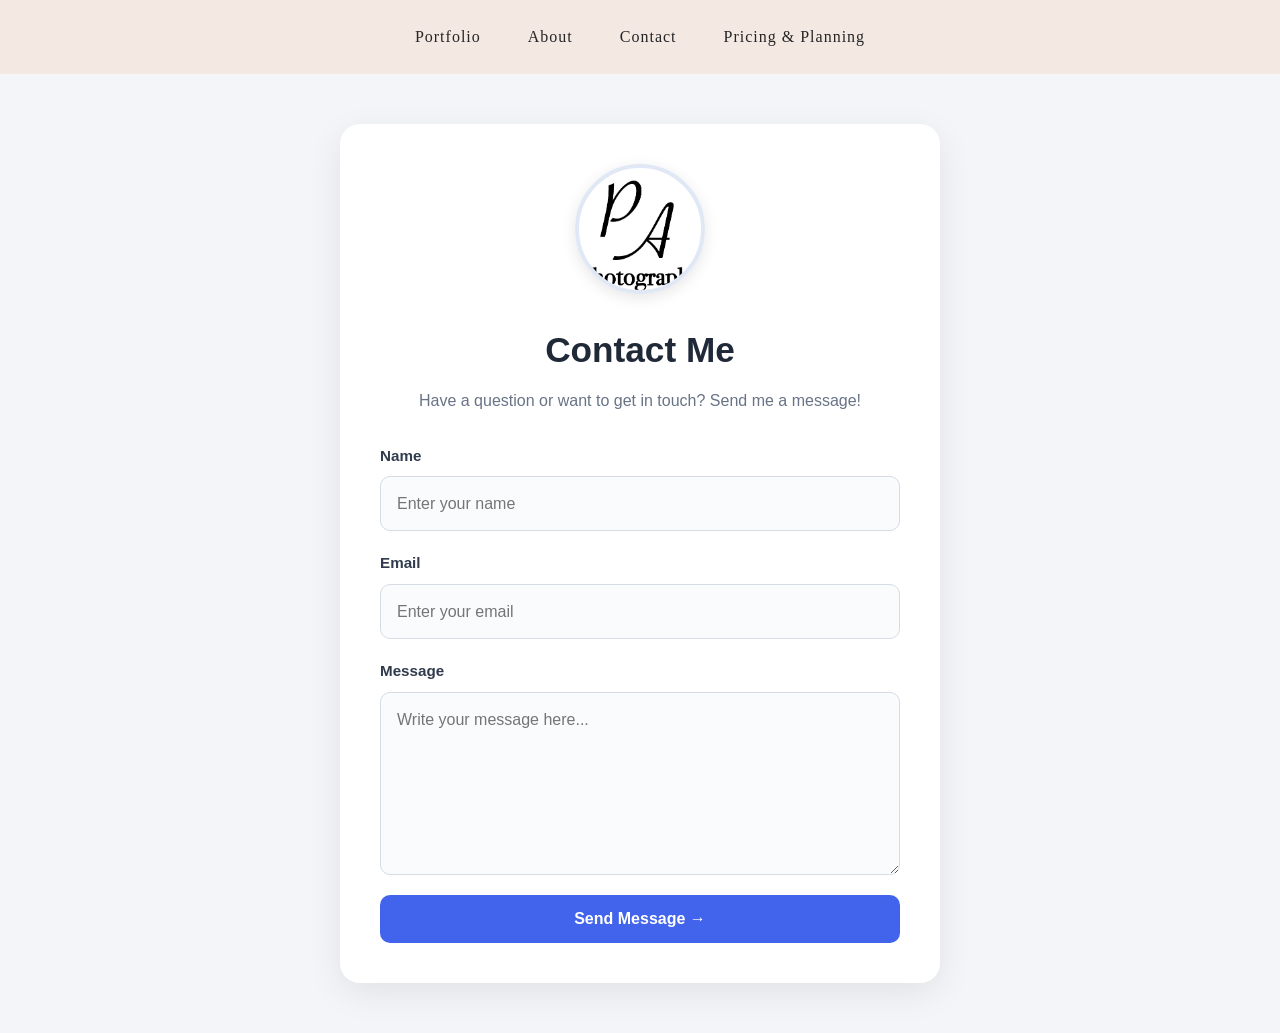
<file: docs/pages/contact.html>
<!DOCTYPE html>
<meta charset="UTF-8">
<meta name="viewport" content="width=device-width, initial-scale=1.0">
<title>Patty Arana Photo</title>
<link rel="stylesheet" href="../styles.css">
<link rel="stylesheet" href="https://fonts.cdnfonts.com/css/wedding-photography-2">
</head>
<body>
    <header>
        <div class="navbar">
            <button><a href="portfolio.html">Portfolio</a></button>
            <button><a href="about.html">About</a></button>
            <button><a href="contact.html">Contact</a></button>
            <button><a href="pricing.html">Pricing & Planning</a></button>
        </div>
    </header>
<div class="contact-section">
    <div class="contact-card">
        <div class="contact-header">
            <img src="../images/logo.png" alt="Contact Photo" class="contact-photo">
            <h1>Contact Me</h1>
            <p>Have a question or want to get in touch? Send me a message!</p>
        </div>

        <form action="../php/send-email.php" method="POST" class="contact-form">
            <div class="form-group">
                <label for="name">Name</label>
                <input type="text" id="name" name="name"
                       placeholder="Enter your name" required>
            </div>

            <div class="form-group">
                <label for="email">Email</label>
                <input type="email" id="email" name="email"
                       placeholder="Enter your email" required>
            </div>

            <div class="form-group">
                <label for="message">Message</label>
                <textarea id="message" name="message"
                          placeholder="Write your message here..."
                          rows="6" required></textarea>
            </div>

            <button type="submit" class="submit-btn">
                Send Message →
            </button>
        </form>
    </div>
</div>
</body>
</html>
</file>
<file: docs/styles.css>
/* =========================================
   1. GLOBAL STYLES
========================================= */

* {
    margin: 0;
    padding: 0;
    box-sizing: border-box;
}

body {
    background-color: #faf7f5;
    color: #444;
    font-family: "Lucida Sans", "Lucida Sans Regular",
        "Lucida Grande", "Lucida Sans Unicode", Geneva, Verdana, sans-serif;
    line-height: 1.6;
}

img {
    max-width: 100%;
}

a {
    transition: color 0.25s ease;
}

/* =========================================
   2. MAIN NAVIGATION
========================================= */

header {
    width: 100%;
}

.navbar {
    position: relative;
    z-index: 100;
    display: flex;
    justify-content: center;
    align-items: center;
    flex-wrap: wrap;
    gap: 15px;
    width: 100%;
    padding: 18px 25px;
    background: #f3e8e2;
}

.navbar > button {
    padding: 10px 16px;
    background: transparent;
    color: #252525;
    border: none;
    font-size: 16px;
    cursor: pointer;
}

.navbar > button:hover {
    color: #8a6a50;
}

.navbar > button > a {
    color: inherit;
    font-family: Georgia, "Times New Roman", serif;
    font-size: 16px;
    letter-spacing: 1px;
    text-decoration: none;
}

#openLogin {
    color: #252525;
    font-size: 16px;
}

/* =========================================
   3. LOGIN DROPDOWN
========================================= */

.login-container {
    position: relative;
    display: inline-block;
}

#loginForm {
    display: none;
    position: absolute;
    top: 100%;
    right: 0;
    width: 260px;
    margin-top: 10px;
    padding: 20px;
    background: #fff;
    border: 1px solid #ddd;
    border-radius: 8px;
    box-shadow: 0 4px 12px rgba(0, 0, 0, 0.15);
    z-index: 1000;
}

#loginForm.show {
    display: flex;
    flex-direction: column;
    gap: 10px;
}

#loginForm h2 {
    margin-bottom: 10px;
}

#loginForm label {
    font-size: 14px;
    font-weight: 600;
}

#loginForm input {
    width: 100%;
    padding: 10px;
    border: 1px solid #ddd;
    border-radius: 5px;
    box-sizing: border-box;
}

#loginForm button {
    padding: 10px;
    background: #292620;
    color: white;
    border: none;
    border-radius: 5px;
    cursor: pointer;
}

#loginForm button:hover {
    background: #8a6a50;
}

#error {
    margin-top: 10px;
    color: red;
    font-size: 14px;
}

/* =========================================
   4. LOGO AND SITE TITLE
========================================= */

.site_plate {
    margin: 30px auto;
    color: #6f70d8;
    font-family: "Wedding Photography", sans-serif;
    font-size: clamp(28px, 5vw, 40pt);
    text-align: center;
    text-transform: uppercase;
}

.logo {
    display: block;
    height: 100px;
    width: auto;
    margin: 0 auto;
}

.sidebar_logo {
    display: block;
    width: 80px;
    height: 80px;
    margin: 0 auto;
}

/* =========================================
   5. IMAGE CAROUSEL
========================================= */

.carousel {
    position: relative;
    width: min(100% - 40px, 900px);
    aspect-ratio: 6 / 5;
    margin: 30px auto;
    overflow: hidden;
    background: #eee8e0;
}

.slide {
    position: absolute;
    inset: 0;
    opacity: 0;
    animation: fade 30s infinite;
}

.slide img {
    display: block;
    width: 100%;
    height: 100%;
    object-fit: contain;
    object-position: center;
}

.s1 {
    animation-delay: 0s;
}

.s2 {
    animation-delay: 10s;
}

.s3 {
    animation-delay: 20s;
}

@keyframes fade {
    0% {
        opacity: 0;
    }

    5% {
        opacity: 1;
    }

    28% {
        opacity: 1;
    }

    38% {
        opacity: 0;
    }

    100% {
        opacity: 0;
    }
}

/* =========================================
   6. CONTACT PAGE
========================================= */

.contact-section {
    min-height: 100vh;
    display: flex;
    justify-content: center;
    align-items: center;
    padding: 50px 20px;
    background: #f3f5f9;
}

.contact-card {
    width: 100%;
    max-width: 600px;
    padding: 40px;
    background: #fff;
    border-radius: 20px;
    box-shadow: 0 10px 35px rgba(0, 0, 0, 0.08);
}

.contact-header {
    margin-bottom: 30px;
    text-align: center;
}

.contact-header h1 {
    margin: 20px 0 10px;
    color: #202938;
    font-size: 2.2rem;
}

.contact-header p {
    margin: 0;
    color: #687386;
    line-height: 1.6;
}

.contact-photo {
    width: 130px;
    height: 130px;
    object-fit: cover;
    object-position: center;
    border: 4px solid #e1e8f5;
    border-radius: 50%;
    box-shadow: 0 4px 15px rgba(0, 0, 0, 0.1);
}

.contact-form {
    display: flex;
    flex-direction: column;
    gap: 20px;
}

.form-group {
    display: flex;
    flex-direction: column;
    gap: 8px;
}

.form-group label {
    color: #303b4d;
    font-size: 0.95rem;
    font-weight: 600;
}

.form-group input,
.form-group textarea {
    width: 100%;
    padding: 14px 16px;
    border: 1px solid #d6dce5;
    border-radius: 10px;
    background: #fafbfc;
    color: #202938;
    font: inherit;
    font-size: 1rem;
    transition: border-color 0.2s, box-shadow 0.2s;
}

.form-group input:focus,
.form-group textarea:focus {
    outline: none;
    border-color: #4263eb;
    box-shadow: 0 0 0 3px rgba(66, 99, 235, 0.15);
    background: #fff;
}

.form-group textarea {
    min-height: 150px;
    resize: vertical;
}

.submit-btn {
    padding: 15px 20px;
    border: none;
    border-radius: 10px;
    background: #4263eb;
    color: #fff;
    font-size: 1rem;
    font-weight: 600;
    cursor: pointer;
    transition: background 0.2s, transform 0.2s;
}

.submit-btn:hover {
    background: #304fc4;
    transform: translateY(-2px);
}

.submit-btn:active {
    transform: translateY(0);
}

/* =========================================
   7. PRICING PAGE
========================================= */

.photo-pricing {
    --photo-accent: #8a6a50;
    --photo-dark: #292620;
    --photo-muted: #777168;
    --photo-background: #f8f6f2;

    padding: 45px 24px 75px;
    background: var(--photo-background);
    color: var(--photo-dark);
}

.photo-pricing-header {
    max-width: 760px;
    margin: 0 auto 65px;
    text-align: center;
}

.eyebrow {
    color: var(--photo-accent);
    font-size: 0.76rem;
    font-weight: 700;
    letter-spacing: 3px;
    line-height: 1.6;
}

.photo-pricing-header h1 {
    margin: 15px 0;
    font-family: Georgia, serif;
    font-size: clamp(2.5rem, 5vw, 4.2rem);
    font-weight: 400;
    line-height: 1.2;
}

.photo-pricing-header > p:not(.eyebrow) {
    max-width: 620px;
    margin: 0 auto 28px;
    color: var(--photo-muted);
    line-height: 1.9;
}

.photo-button {
    display: inline-block;
    padding: 15px 27px;
    background: var(--photo-dark);
    color: #fff;
    font-size: 0.9rem;
    text-decoration: none;
    transition: background 0.25s;
}

.photo-button:hover {
    background: var(--photo-accent);
}

/* Pricing packages */

.photo-packages {
    display: grid;
    grid-template-columns: repeat(3, minmax(0, 1fr));
    align-items: stretch;
    gap: 26px;
    max-width: 1200px;
    margin: 0 auto 100px;
}

.photo-package {
    position: relative;
    display: flex;
    flex-direction: column;
    min-width: 0;
    background: #fff;
    border: 1px solid #e8e2da;
    transition: transform 0.25s, box-shadow 0.25s;
}

.photo-package:hover {
    transform: translateY(-5px);
    box-shadow: 0 15px 35px rgba(41, 38, 32, 0.08);
}

.photo-package > img {
    display: block;
    width: 100%;
    height: 270px;
    object-fit: cover;
    object-position: center;
}

.package-content {
    display: flex;
    flex: 1;
    flex-direction: column;
    padding: 28px;
}

.package-type {
    color: var(--photo-accent);
    font-size: 0.72rem;
    font-weight: 700;
    letter-spacing: 2px;
}

.package-content h2 {
    margin: 5px 0 12px;
    font-family: Georgia, serif;
    font-size: 1.8rem;
    font-weight: 400;
    line-height: 1.3;
}

.package-description {
    min-height: 80px;
    color: var(--photo-muted);
    font-size: 0.92rem;
    line-height: 1.8;
}

.package-price {
    margin: 15px 0 2px;
    font-family: Georgia, serif;
    font-size: 2.2rem;
}

.package-duration {
    margin-bottom: 20px;
    color: var(--photo-muted);
    font-size: 0.85rem;
}

.package-content ul {
    margin: 0 0 25px;
    padding: 20px 0;
    border-top: 1px solid #eee8e0;
    list-style: none;
}

.package-content li {
    margin-bottom: 13px;
    color: #554f47;
    font-size: 0.9rem;
    line-height: 1.6;
}

.package-content li::before {
    content: "✓";
    margin-right: 10px;
    color: var(--photo-accent);
}

.package-button {
    display: block;
    margin-top: auto;
    padding: 14px 12px;
    border: 1px solid var(--photo-dark);
    color: var(--photo-dark);
    font-size: 0.85rem;
    text-align: center;
    text-decoration: none;
    transition: background 0.25s, color 0.25s;
}

.package-button:hover {
    background: var(--photo-dark);
    color: #fff;
}

.package-featured {
    border-color: var(--photo-accent);
}

.package-badge {
    position: absolute;
    top: 15px;
    right: 15px;
    padding: 8px 12px;
    background: var(--photo-background);
    color: var(--photo-dark);
    font-size: 0.68rem;
    font-weight: 700;
    letter-spacing: 1px;
}

/* Pricing add-ons */

.photo-addons {
    max-width: 760px;
    margin: 0 auto 110px;
    text-align: center;
}

.photo-addons h2,
.planning-intro h2,
.photo-pricing-cta h2 {
    margin: 12px 0;
    font-family: Georgia, serif;
    font-size: clamp(2rem, 4vw, 2.8rem);
    font-weight: 400;
    line-height: 1.3;
}

.addons-intro {
    margin-bottom: 35px;
    color: var(--photo-muted);
    line-height: 1.8;
}

.addons-list {
    border-top: 1px solid #ddd5cb;
    text-align: left;
}

.addon-item {
    display: flex;
    justify-content: space-between;
    gap: 20px;
    padding: 20px 5px;
    border-bottom: 1px solid #ddd5cb;
    line-height: 1.6;
}

.addon-item span:last-child {
    font-weight: 600;
    white-space: nowrap;
}

.addon-note {
    margin-top: 20px;
    color: var(--photo-muted);
    font-size: 0.82rem;
    line-height: 1.7;
}

/* Planning steps */

.photo-planning {
    max-width: 1150px;
    margin: 0 auto 100px;
}

.planning-intro {
    max-width: 650px;
    margin: 0 auto 45px;
    text-align: center;
}

.planning-intro > p:last-child {
    color: var(--photo-muted);
    line-height: 1.8;
}

.photo-planning-grid {
    display: grid;
    grid-template-columns: repeat(4, minmax(0, 1fr));
    gap: 25px;
}

.photo-planning-grid article {
    padding: 25px 20px;
    border-top: 2px solid #c8b19b;
    background: #fff;
}

.photo-planning-grid article > span {
    color: var(--photo-accent);
    font-family: Georgia, serif;
    font-size: 1.7rem;
}

.photo-planning-grid h3 {
    margin: 18px 0 10px;
    font-family: Georgia, serif;
    font-size: 1.3rem;
    font-weight: 400;
}

.photo-planning-grid article p {
    color: var(--photo-muted);
    font-size: 0.9rem;
    line-height: 1.8;
}

/* Pricing closing section */

.photo-pricing-cta {
    max-width: 900px;
    margin: 0 auto;
    padding: 65px 25px;
    background: #eee7de;
    text-align: center;
}

.photo-pricing-cta p {
    max-width: 550px;
    margin: 15px auto 28px;
    color: var(--photo-muted);
    line-height: 1.8;
}

/* =========================================
   8. GALLERY PAGE
========================================= */

.hero {
    display: flex;
    flex-direction: column;
    padding: 70px 20px;
    background: #f3e8e2;
    text-align: center;
}

.hero h1 {
    margin: 0;
    font-size: 3rem;
    line-height: 1.2;
}

.gallery-section {
    max-width: 1200px;
    margin: 50px auto;
    padding: 0 20px;
}

.gallery-section h2 {
    margin-bottom: 20px;
    font-size: 2rem;
    text-align: center;
}

.gallery-grid {
    display: grid;
    grid-template-columns: repeat(auto-fit, minmax(280px, 1fr));
    gap: 25px;
}

.gallery-item {
    display: block;
    width: 100%;
    height: 280px;
    overflow: hidden;
    border-radius: 12px;
}

.gallery-item img {
    display: block;
    width: 100%;
    height: 100%;
    object-fit: cover;
    object-position: center;
    border-radius: 12px;
    box-shadow: 0 4px 12px rgba(0, 0, 0, 0.15);
    transition: transform 0.3s ease, box-shadow 0.3s ease;
}

.gallery-item:hover img {
    transform: scale(1.05);
    box-shadow: 0 6px 20px rgba(0, 0, 0, 0.25);
}

/* Gallery lightbox */

.lightbox {
    position: fixed;
    inset: 0;
    z-index: 2000;
    display: flex;
    justify-content: center;
    align-items: center;
    padding: 20px;
    background: rgba(0, 0, 0, 0.85);
    opacity: 0;
    pointer-events: none;
    transition: opacity 0.3s ease;
}

.lightbox.active {
    opacity: 1;
    pointer-events: auto;
}

.lightbox img {
    max-width: 90%;
    max-height: 90%;
    object-fit: contain;
    border-radius: 10px;
}

/* =========================================
   9. SOCIAL MEDIA FOOTER
========================================= */

.social-footer {
    padding: 30px 20px;
    background: #f3e8e2;
    color: #444;
    text-align: center;
}

.social-footer > p:first-child {
    margin-bottom: 18px;
    font-size: 18px;
}

.social-icons {
    display: flex;
    justify-content: center;
    align-items: center;
    flex-wrap: wrap;
    gap: 25px;
    margin-bottom: 20px;
}

.social-icons a {
    display: inline-flex;
    justify-content: center;
    align-items: center;
    transition: transform 0.3s ease;
}

.social-icons img {
    display: block;
    width: 32px;
    height: 32px;
    object-fit: contain;
}

.social-icons a:hover {
    transform: translateY(-4px);
}

.social-copyright {
    color: #777;
    font-size: 13px;
}

/* =========================================
   10. FLOATING CHATBOX
========================================= */

.chat-container {
    position: fixed;
    right: 25px;
    bottom: 25px;
    z-index: 10000;
    width: 320px;
    max-width: calc(100vw - 30px);
    font-family: Georgia, serif;
}

.chat-toggle {
    display: block;
    margin-left: auto;
    padding: 15px 22px;
    border: 1px solid #493817;
    border-radius: 12px;
    background: #d6a928;
    color: #493817;
    font-size: 16px;
    cursor: pointer;
}

.chat-panel {
    width: 100%;
    margin-bottom: 10px;
    padding: 20px;
    border: 1px solid #b79536;
    border-radius: 12px;
    background: #fff5cc;
    color: #493817;
    box-shadow: 0 5px 20px rgba(0, 0, 0, 0.2);
    box-sizing: border-box;
}

.chat-panel[hidden] {
    display: none !important;
}

.chat-panel:not([hidden]) {
    display: block;
}

.chat-panel form {
    display: block;
    width: 100%;
    margin: 0;
    padding: 0;
    border: 0;
    border-radius: 0;
    background: transparent;
}

.chat-header {
    display: flex;
    justify-content: space-between;
    align-items: center;
    gap: 12px;
    margin-bottom: 12px;
    border-bottom: 1px solid #d6a928;
}

.chat-header h3 {
    margin-bottom: 12px;
    font-size: 20px;
}

.chat-close {
    border: none;
    background: transparent;
    color: #493817;
    font-size: 26px;
    cursor: pointer;
}

.chat-panel label {
    display: block;
    font-size: 14px;
    font-weight: bold;
}

.chat-panel input,
.chat-panel textarea {
    display: block;
    width: 100%;
    margin: 6px 0 14px;
    padding: 10px;
    border: 1px solid #b79536;
    border-radius: 6px;
    background: #fffef8;
    color: #493817;
    font: inherit;
    box-sizing: border-box;
}

.chat-panel textarea {
    resize: vertical;
}

#wordCount {
    font-size: 13px;
    text-align: right;
}

.chat-send {
    width: 100%;
    padding: 12px;
    border: 1px solid #493817;
    border-radius: 6px;
    background: #d6a928;
    color: #493817;
    font: inherit;
    cursor: pointer;
}

.chat-toggle:hover,
.chat-send:hover {
    background: #c49a19;
}

/* =========================================
   11. HAMBURGER MENU AND SIDEBAR
========================================= */

.menu-toggle {
    position: fixed;
    top: 20px;
    left: 20px;
    z-index: 1002;
    display: flex;
    flex-direction: column;
    justify-content: center;
    align-items: center;
    gap: 6px;
    width: 48px;
    height: 45px;
    border: 1px solid #d8bd91;
    border-radius: 6px;
    background: #252525;
    cursor: pointer;
}

.menu-toggle span {
    display: block;
    width: 24px;
    height: 2px;
    background: #d8bd91;
    transition: 0.3s ease;
}

.sidebar {
    position: fixed;
    top: 0;
    left: 0;
    z-index: 1001;
    display: flex;
    flex-direction: column;
    width: 270px;
    max-width: 85vw;
    height: 100vh;
    height: 100dvh;
    padding: 35px 20px;
    overflow-y: auto;
    background: #f3e8e2;
    color: #252525;
    box-sizing: border-box;
    transform: translateX(-100%);
    visibility: hidden;
    transition: transform 0.35s ease, visibility 0.35s;
}

.sidebar.open {
    transform: translateX(0);
    visibility: visible;
}

.close-sidebar {
    align-self: flex-end;
    padding: 4px 10px;
    border: none;
    background: transparent;
    color: #252525;
    font-size: 36px;
    line-height: 1;
    cursor: pointer;
}

.sidebar-logo {
    margin: 15px 0 40px;
    color: #8a6a50;
    font-family: Georgia, serif;
    font-size: 23px;
    text-align: center;
}

.sidebar ul {
    margin: 0;
    padding: 0;
    list-style: none;
}

.sidebar li {
    margin-bottom: 15px;
}

.sidebar a {
    display: block;
    padding: 13px 15px;
    border-radius: 5px;
    color: #252525;
    text-decoration: none;
    transition: background 0.3s ease, color 0.3s ease;
}

.sidebar a:hover,
.sidebar a.active {
    background: #d8bd91;
    color: #252525;
}

.sidebar-footer {
    margin-top: auto;
    padding-top: 30px;
    color: #777;
    font-size: 13px;
    line-height: 1.7;
    text-align: center;
}

.sidebar-overlay {
    position: fixed;
    inset: 0;
    z-index: 1000;
    background: rgba(0, 0, 0, 0.5);
    opacity: 0;
    visibility: hidden;
    transition: opacity 0.35s ease, visibility 0.35s;
}

.sidebar-overlay.active {
    opacity: 1;
    visibility: visible;
}

/* =========================================
   12. ABOUT PAGE
========================================= */

.about-hero {
    display: flex;
    justify-content: center;
    align-items: center;
    min-height: 480px;
    padding: 70px 8%;
    color: #fff;
    text-align: center;
    box-sizing: border-box;
    background:
        linear-gradient(rgba(30, 25, 23, 0.55),
                        rgba(30, 25, 23, 0.55)),
        url("/images/Portfolio/slide1.jpg") center / cover no-repeat;
}

.about-hero-content {
    max-width: 800px;
}

.about-eyebrow {
    color: #b39362;
    font-size: 12px;
    font-weight: bold;
    letter-spacing: 3px;
    text-transform: uppercase;
}

.about-hero h1 {
    margin: 20px 0;
    font-family: Georgia, serif;
    font-size: clamp(36px, 5vw, 60px);
    font-weight: normal;
    line-height: 1.2;
}

.about-hero-content > p:not(.about-eyebrow) {
    max-width: 650px;
    margin: 0 auto 30px;
    font-size: 17px;
    line-height: 1.9;
}

/* About page buttons */

.about-button {
    display: inline-block;
    padding: 14px 30px;
    border: 1px solid #b39362;
    background: #b39362;
    color: #fff;
    font-size: 13px;
    letter-spacing: 1px;
    text-decoration: none;
    transition: background 0.3s ease;
}

.about-button:hover {
    background: transparent;
    color: #fff;
}

/* About introduction */

.about-intro {
    display: grid;
    grid-template-columns: repeat(2, minmax(0, 1fr));
    align-items: center;
    gap: 65px;
    max-width: 1200px;
    margin: 0 auto;
    padding: 90px 7%;
}

.about-image img {
    display: block;
    width: 100%;
    max-height: 600px;
    object-fit: cover;
}

.about-text h2,
.about-section-heading h2,
.about-cta h2 {
    margin: 15px 0 25px;
    color: #302a25;
    font-family: Georgia, serif;
    font-size: clamp(30px, 4vw, 43px);
    font-weight: normal;
    line-height: 1.3;
}

.about-text p:not(.about-eyebrow) {
    margin-bottom: 18px;
    color: #625b54;
    font-size: 15px;
    line-height: 1.9;
}

.about-text-link {
    display: inline-block;
    margin-top: 12px;
    padding-bottom: 5px;
    border-bottom: 1px solid #b39362;
    color: #967344;
    text-decoration: none;
}

/* Photography approach */

.about-approach {
    padding: 80px 7%;
    background: #f4f0e9;
}

.about-section-heading {
    max-width: 720px;
    margin: 0 auto 45px;
    text-align: center;
}

.about-section-heading > p:not(.about-eyebrow) {
    color: #625b54;
    line-height: 1.8;
}

.about-values {
    display: grid;
    grid-template-columns: repeat(3, minmax(0, 1fr));
    gap: 30px;
    max-width: 1150px;
    margin: 0 auto;
}

.about-value {
    padding: 30px;
    background: #fff;
    text-align: center;
}

.about-number {
    color: #b39362;
    font-family: Georgia, serif;
    font-size: 30px;
}

.about-value h3,
.about-service h3 {
    color: #302a25;
    font-family: Georgia, serif;
    font-size: 23px;
    font-weight: normal;
}

.about-value p,
.about-service-content p {
    color: #625b54;
    font-size: 14px;
    line-height: 1.8;
}

/* About services */

.about-services {
    padding: 85px 7%;
}

.about-service-grid {
    display: grid;
    grid-template-columns: repeat(2, minmax(0, 1fr));
    gap: 35px;
    max-width: 1100px;
    margin: 0 auto;
}

.about-service {
    background: #f8f6f2;
}

.about-service > img {
    display: block;
    width: 100%;
    height: 340px;
    object-fit: cover;
}

.about-service-content {
    padding: 25px 30px 35px;
}

.about-service-content a {
    display: inline-block;
    margin-top: 10px;
    color: #967344;
    text-decoration: none;
}

/* About call to action */

.about-cta {
    padding: 80px 7%;
    background: #302a25;
    color: #fff;
    text-align: center;
}

.about-cta h2 {
    color: #fff;
}

.about-cta > p:not(.about-eyebrow) {
    margin: 0 auto 30px;
    color: #e3ddd5;
    line-height: 1.8;
}

/* =========================================
   13. RESPONSIVE DESIGN
========================================= */

@media (max-width: 950px) {
    .photo-packages {
        grid-template-columns: repeat(2, minmax(0, 1fr));
    }

    .photo-planning-grid {
        grid-template-columns: repeat(2, minmax(0, 1fr));
    }

    .carousel {
        width: calc(100% - 40px);
    }
}

@media (max-width: 768px) {
    .navbar {
        gap: 5px;
        padding: 12px 8px;
    }

    .navbar > button {
        padding: 9px;
        font-size: 14px;
    }

    .navbar > button > a {
        font-size: 14px;
        letter-spacing: 0.5px;
    }

    .about-hero {
        min-height: 420px;
        padding: 80px 25px 55px;
    }

    .about-intro {
        grid-template-columns: 1fr;
        gap: 30px;
        padding: 55px 25px;
    }

    .about-image img {
        max-height: 450px;
    }

    .about-approach,
    .about-services {
        padding: 55px 22px;
    }

    .about-values {
        grid-template-columns: 1fr;
        gap: 18px;
    }

    .about-service-grid {
        grid-template-columns: 1fr;
        gap: 25px;
    }

    .about-service > img {
        height: 280px;
    }

    .about-cta {
        padding: 60px 25px;
    }
}

@media (max-width: 620px) {
    .photo-pricing {
        padding: 40px 16px;
    }

    .photo-packages,
    .photo-planning-grid {
        grid-template-columns: 1fr;
    }

    .photo-packages {
        gap: 25px;
        margin-bottom: 75px;
    }

    .photo-package > img {
        height: 250px;
    }

    .package-description {
        min-height: 0;
    }

    .photo-addons,
    .photo-planning {
        margin-bottom: 75px;
    }

    .photo-pricing-cta {
        padding: 45px 20px;
    }

    .contact-card {
        padding: 25px 20px;
    }

    .contact-header h1 {
        font-size: 1.8rem;
    }

    .contact-photo {
        width: 110px;
        height: 110px;
    }

    .gallery-grid {
        grid-template-columns: 1fr;
    }

    .gallery-item {
        height: 250px;
    }

    .hero h1 {
        font-size: 2.2rem;
    }

    .carousel {
        width: calc(100% - 24px);
        aspect-ratio: 4 / 5;
    }

    .chat-container {
        right: 12px;
        bottom: 12px;
    }

    .addon-item {
        gap: 12px;
    }
}

@media (max-width: 380px) {
    .navbar {
        flex-direction: column;
    }

    .photo-pricing-header h1 {
        font-size: 2.2rem;
    }

    .package-content {
        padding: 22px;
    }
}

/* Respect reduced-motion preferences */

@media (prefers-reduced-motion: reduce) {
    *,
    *::before,
    *::after {
        scroll-behavior: auto !important;
        animation-duration: 0.01ms !important;
        animation-iteration-count: 1 !important;
        transition-duration: 0.01ms !important;
    }
}
</file>
